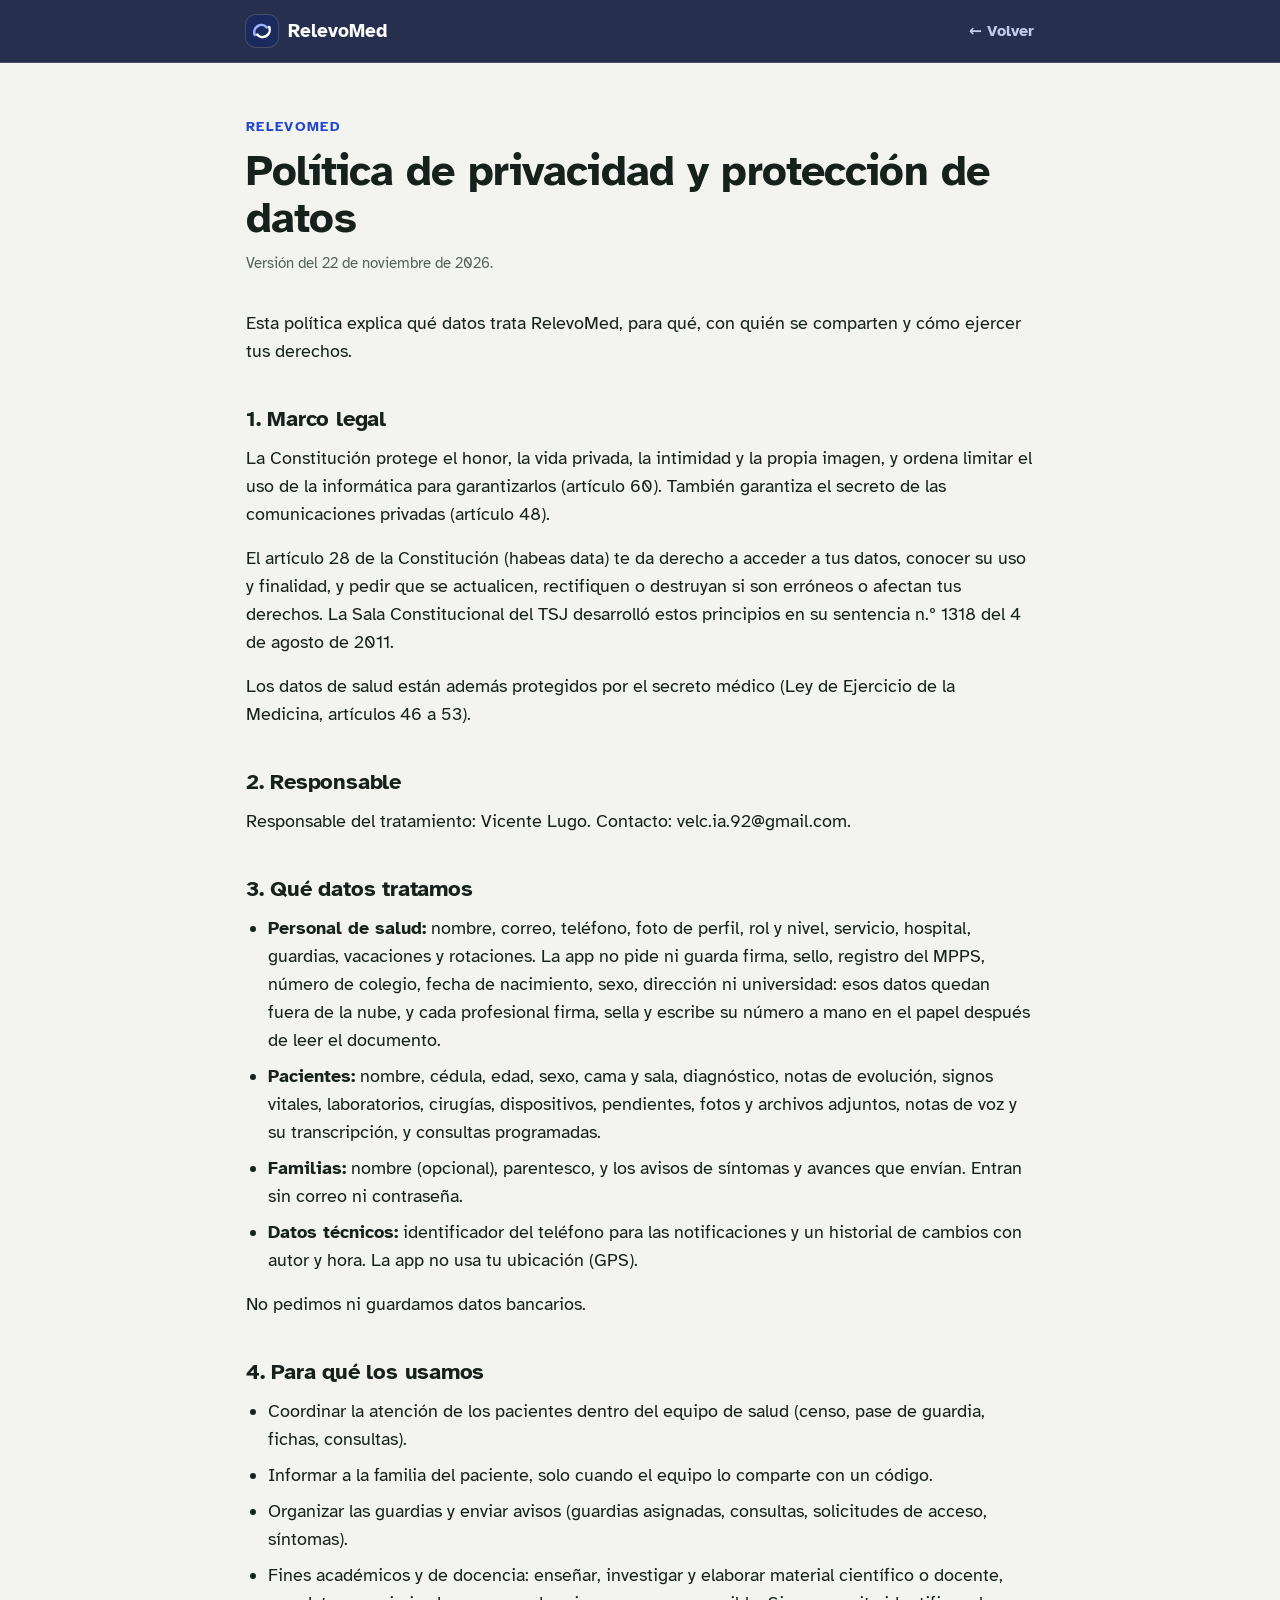
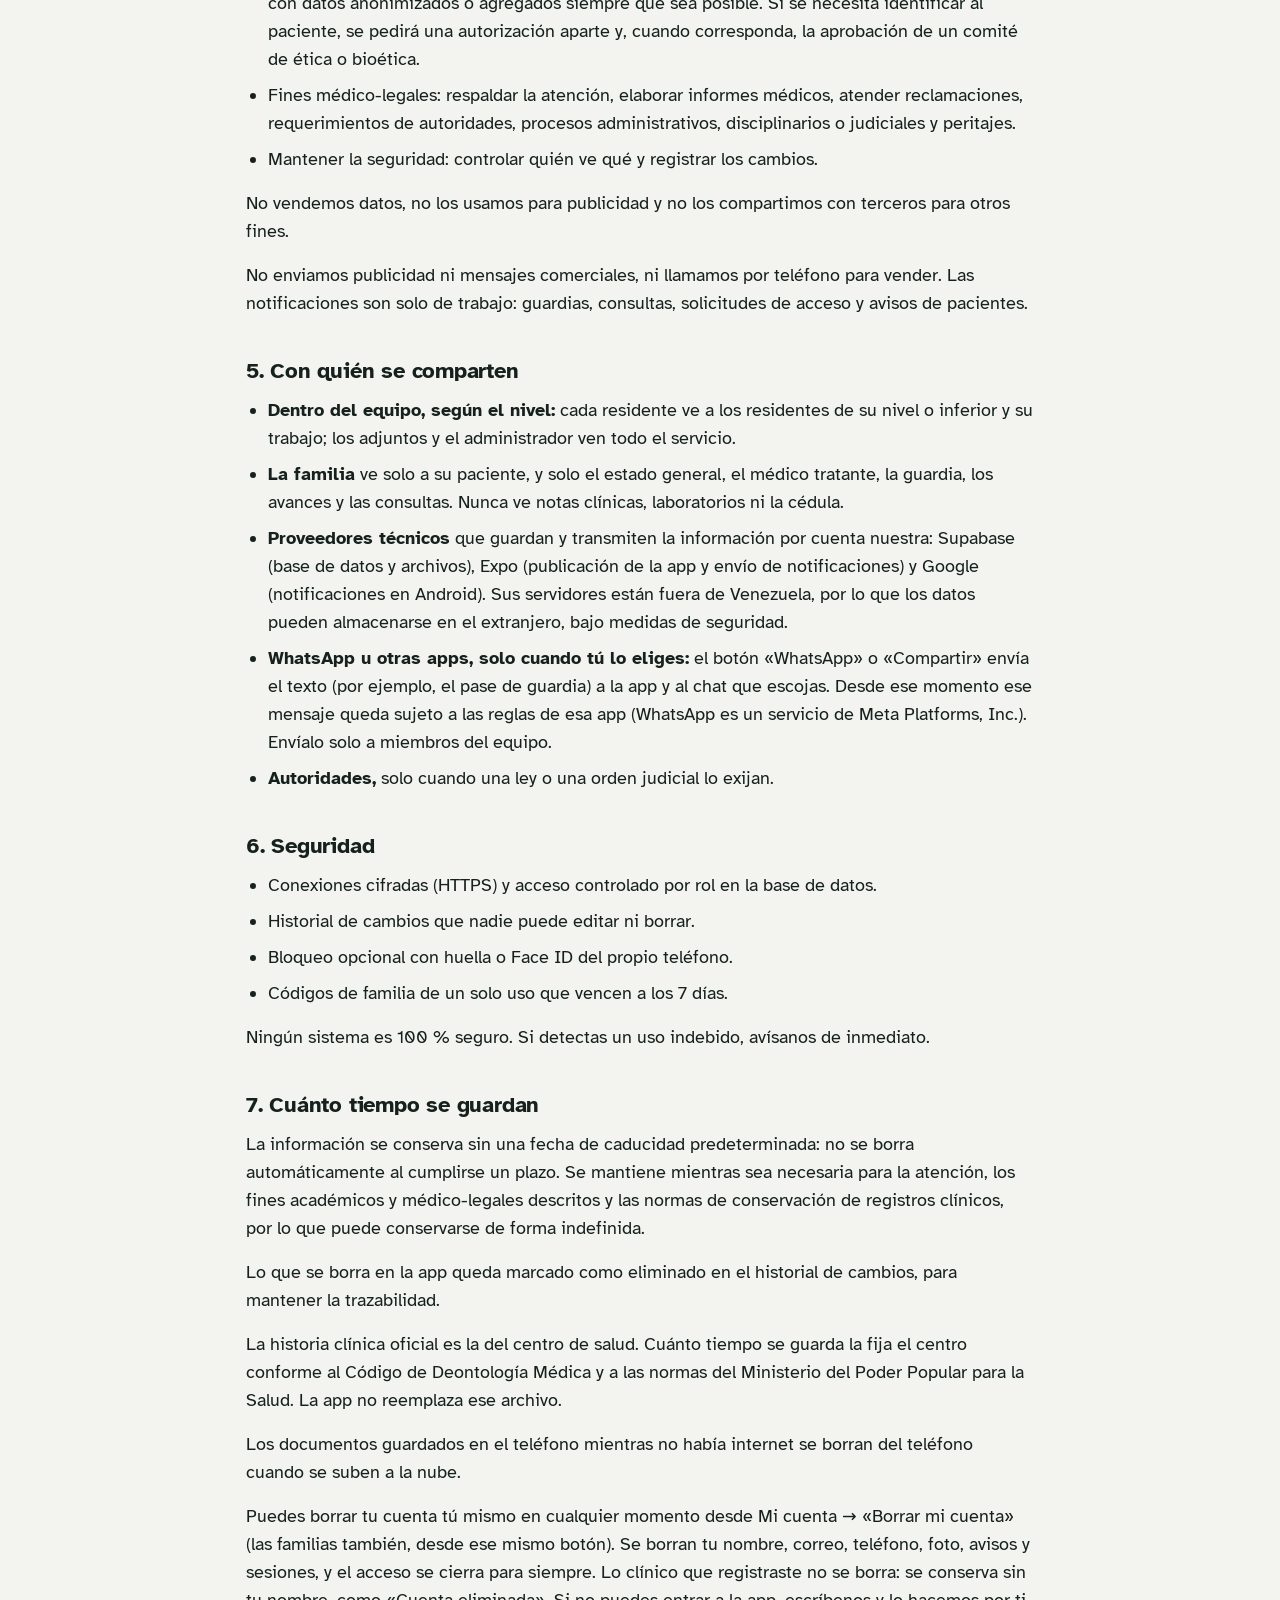
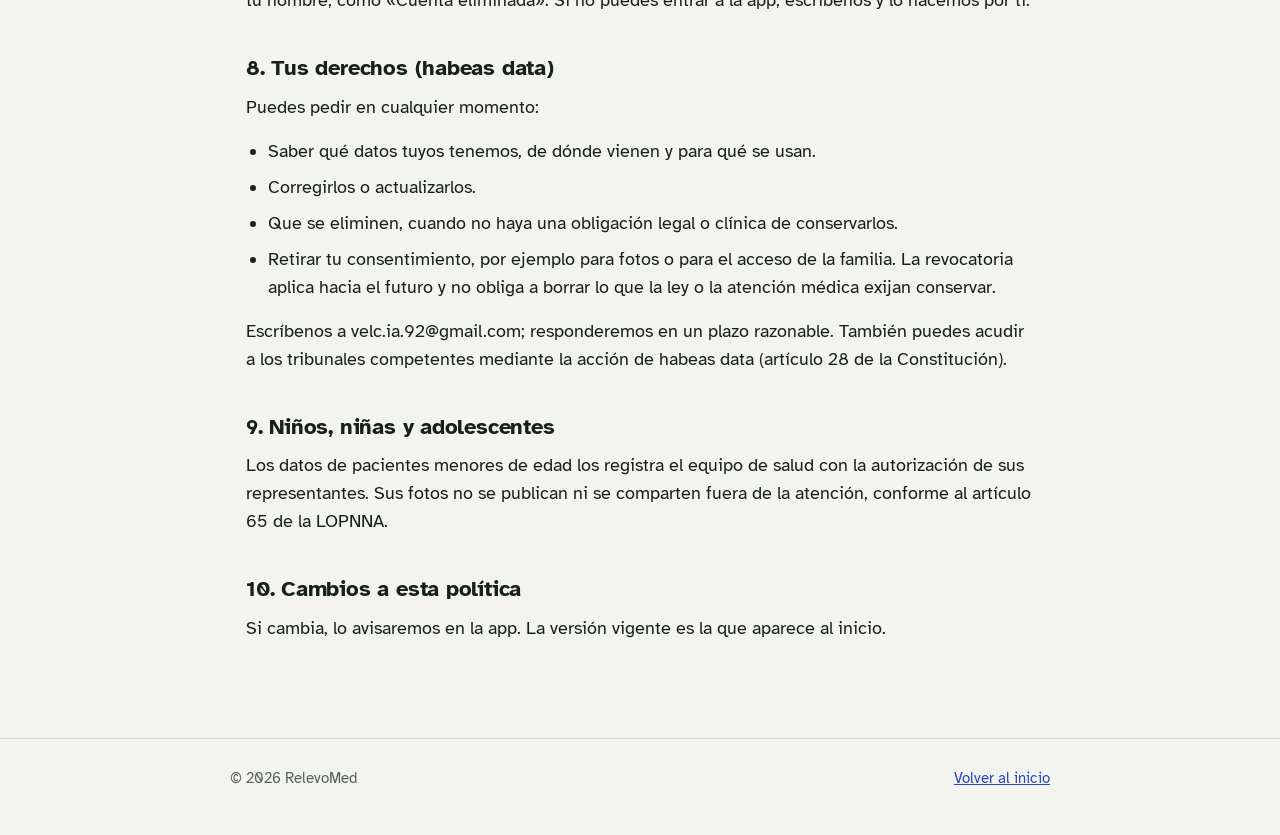
<file: privacidad.html>
<!doctype html>
<html lang="es">
<head>
<meta charset="utf-8">
<meta name="viewport" content="width=device-width, initial-scale=1">
<title>Política de privacidad · RelevoMed</title>
<meta name="description" content="Política de privacidad y protección de datos de RelevoMed: qué datos trata, para qué, con quién se comparten y cómo ejercer tus derechos.">
<meta name="robots" content="noindex">
<link rel="icon" href="data:image/svg+xml,%3Csvg xmlns='http://www.w3.org/2000/svg' viewBox='0 0 40 40'%3E%3Crect width='40' height='40' rx='11' fill='%231B2A5E'/%3E%3Cpath d='M11 25a9 9 0 0 1 15-9.5' fill='none' stroke='%239DB2FF' stroke-width='3.2' stroke-linecap='round'/%3E%3Cpath d='M29 15a9 9 0 0 1-15 9.5' fill='none' stroke='%23fff' stroke-width='3.2' stroke-linecap='round'/%3E%3C/svg%3E">
<link rel="preconnect" href="https://fonts.googleapis.com">
<link rel="preconnect" href="https://fonts.gstatic.com" crossorigin>
<link href="https://fonts.googleapis.com/css2?family=Atkinson+Hyperlegible:wght@400;700&display=swap" rel="stylesheet">
<link rel="stylesheet" href="legal.css">
</head>
<body>
<header class="sitehead">
  <div class="bar">
    <a class="logo" href="index.html" aria-label="RelevoMed, inicio">
      <svg viewBox="0 0 40 40" aria-hidden="true"><rect width="40" height="40" rx="11" fill="#1B2A5E"/><path d="M11 25a9 9 0 0 1 15-9.5" fill="none" stroke="#9DB2FF" stroke-width="3.2" stroke-linecap="round"/><path d="M29 15a9 9 0 0 1-15 9.5" fill="none" stroke="#FFFFFF" stroke-width="3.2" stroke-linecap="round"/></svg>
      RelevoMed
    </a>
    <a class="back" href="index.html">← Volver</a>
  </div>
</header>

<main class="wrap">
  <span class="kicker">RelevoMed</span>
  <h1>Política de privacidad y protección de datos</h1>
  <p class="meta">Versión del 22 de noviembre de 2026.</p>

  <p>Esta política explica qué datos trata RelevoMed, para qué, con quién se comparten y cómo ejercer tus derechos.</p>

  <h2>1. Marco legal</h2>
  <p>La Constitución protege el honor, la vida privada, la intimidad y la propia imagen, y ordena limitar el uso de la informática para garantizarlos (artículo 60). También garantiza el secreto de las comunicaciones privadas (artículo 48).</p>
  <p>El artículo 28 de la Constitución (habeas data) te da derecho a acceder a tus datos, conocer su uso y finalidad, y pedir que se actualicen, rectifiquen o destruyan si son erróneos o afectan tus derechos. La Sala Constitucional del TSJ desarrolló estos principios en su sentencia n.º 1318 del 4 de agosto de 2011.</p>
  <p>Los datos de salud están además protegidos por el secreto médico (Ley de Ejercicio de la Medicina, artículos 46 a 53).</p>

  <h2>2. Responsable</h2>
  <p>Responsable del tratamiento: Vicente Lugo. Contacto: velc.ia.92@gmail.com.</p>

  <h2>3. Qué datos tratamos</h2>
  <ul>
    <li><strong>Personal de salud:</strong> nombre, correo, teléfono, foto de perfil, rol y nivel, servicio, hospital, guardias, vacaciones y rotaciones. La app no pide ni guarda firma, sello, registro del MPPS, número de colegio, fecha de nacimiento, sexo, dirección ni universidad: esos datos quedan fuera de la nube, y cada profesional firma, sella y escribe su número a mano en el papel después de leer el documento.</li>
    <li><strong>Pacientes:</strong> nombre, cédula, edad, sexo, cama y sala, diagnóstico, notas de evolución, signos vitales, laboratorios, cirugías, dispositivos, pendientes, fotos y archivos adjuntos, notas de voz y su transcripción, y consultas programadas.</li>
    <li><strong>Familias:</strong> nombre (opcional), parentesco, y los avisos de síntomas y avances que envían. Entran sin correo ni contraseña.</li>
    <li><strong>Datos técnicos:</strong> identificador del teléfono para las notificaciones y un historial de cambios con autor y hora. La app no usa tu ubicación (GPS).</li>
  </ul>
  <p>No pedimos ni guardamos datos bancarios.</p>

  <h2>4. Para qué los usamos</h2>
  <ul>
    <li>Coordinar la atención de los pacientes dentro del equipo de salud (censo, pase de guardia, fichas, consultas).</li>
    <li>Informar a la familia del paciente, solo cuando el equipo lo comparte con un código.</li>
    <li>Organizar las guardias y enviar avisos (guardias asignadas, consultas, solicitudes de acceso, síntomas).</li>
    <li>Fines académicos y de docencia: enseñar, investigar y elaborar material científico o docente, con datos anonimizados o agregados siempre que sea posible. Si se necesita identificar al paciente, se pedirá una autorización aparte y, cuando corresponda, la aprobación de un comité de ética o bioética.</li>
    <li>Fines médico-legales: respaldar la atención, elaborar informes médicos, atender reclamaciones, requerimientos de autoridades, procesos administrativos, disciplinarios o judiciales y peritajes.</li>
    <li>Mantener la seguridad: controlar quién ve qué y registrar los cambios.</li>
  </ul>
  <p>No vendemos datos, no los usamos para publicidad y no los compartimos con terceros para otros fines.</p>
  <p>No enviamos publicidad ni mensajes comerciales, ni llamamos por teléfono para vender. Las notificaciones son solo de trabajo: guardias, consultas, solicitudes de acceso y avisos de pacientes.</p>

  <h2>5. Con quién se comparten</h2>
  <ul>
    <li><strong>Dentro del equipo, según el nivel:</strong> cada residente ve a los residentes de su nivel o inferior y su trabajo; los adjuntos y el administrador ven todo el servicio.</li>
    <li><strong>La familia</strong> ve solo a su paciente, y solo el estado general, el médico tratante, la guardia, los avances y las consultas. Nunca ve notas clínicas, laboratorios ni la cédula.</li>
    <li><strong>Proveedores técnicos</strong> que guardan y transmiten la información por cuenta nuestra: Supabase (base de datos y archivos), Expo (publicación de la app y envío de notificaciones) y Google (notificaciones en Android). Sus servidores están fuera de Venezuela, por lo que los datos pueden almacenarse en el extranjero, bajo medidas de seguridad.</li>
    <li><strong>WhatsApp u otras apps, solo cuando tú lo eliges:</strong> el botón «WhatsApp» o «Compartir» envía el texto (por ejemplo, el pase de guardia) a la app y al chat que escojas. Desde ese momento ese mensaje queda sujeto a las reglas de esa app (WhatsApp es un servicio de Meta Platforms, Inc.). Envíalo solo a miembros del equipo.</li>
    <li><strong>Autoridades,</strong> solo cuando una ley o una orden judicial lo exijan.</li>
  </ul>

  <h2>6. Seguridad</h2>
  <ul>
    <li>Conexiones cifradas (HTTPS) y acceso controlado por rol en la base de datos.</li>
    <li>Historial de cambios que nadie puede editar ni borrar.</li>
    <li>Bloqueo opcional con huella o Face ID del propio teléfono.</li>
    <li>Códigos de familia de un solo uso que vencen a los 7 días.</li>
  </ul>
  <p>Ningún sistema es 100&nbsp;% seguro. Si detectas un uso indebido, avísanos de inmediato.</p>

  <h2>7. Cuánto tiempo se guardan</h2>
  <p>La información se conserva sin una fecha de caducidad predeterminada: no se borra automáticamente al cumplirse un plazo. Se mantiene mientras sea necesaria para la atención, los fines académicos y médico-legales descritos y las normas de conservación de registros clínicos, por lo que puede conservarse de forma indefinida.</p>
  <p>Lo que se borra en la app queda marcado como eliminado en el historial de cambios, para mantener la trazabilidad.</p>
  <p>La historia clínica oficial es la del centro de salud. Cuánto tiempo se guarda la fija el centro conforme al Código de Deontología Médica y a las normas del Ministerio del Poder Popular para la Salud. La app no reemplaza ese archivo.</p>
  <p>Los documentos guardados en el teléfono mientras no había internet se borran del teléfono cuando se suben a la nube.</p>
  <p>Puedes borrar tu cuenta tú mismo en cualquier momento desde Mi cuenta → «Borrar mi cuenta» (las familias también, desde ese mismo botón). Se borran tu nombre, correo, teléfono, foto, avisos y sesiones, y el acceso se cierra para siempre. Lo clínico que registraste no se borra: se conserva sin tu nombre, como «Cuenta eliminada». Si no puedes entrar a la app, escríbenos y lo hacemos por ti.</p>

  <h2>8. Tus derechos (habeas data)</h2>
  <p>Puedes pedir en cualquier momento:</p>
  <ul>
    <li>Saber qué datos tuyos tenemos, de dónde vienen y para qué se usan.</li>
    <li>Corregirlos o actualizarlos.</li>
    <li>Que se eliminen, cuando no haya una obligación legal o clínica de conservarlos.</li>
    <li>Retirar tu consentimiento, por ejemplo para fotos o para el acceso de la familia. La revocatoria aplica hacia el futuro y no obliga a borrar lo que la ley o la atención médica exijan conservar.</li>
  </ul>
  <p>Escríbenos a velc.ia.92@gmail.com; responderemos en un plazo razonable. También puedes acudir a los tribunales competentes mediante la acción de habeas data (artículo 28 de la Constitución).</p>

  <h2>9. Niños, niñas y adolescentes</h2>
  <p>Los datos de pacientes menores de edad los registra el equipo de salud con la autorización de sus representantes. Sus fotos no se publican ni se comparten fuera de la atención, conforme al artículo 65 de la LOPNNA.</p>

  <h2>10. Cambios a esta política</h2>
  <p>Si cambia, lo avisaremos en la app. La versión vigente es la que aparece al inicio.</p>
</main>

<footer>
  <div class="bar">
    <span>© 2026 RelevoMed</span>
    <a href="index.html">Volver al inicio</a>
  </div>
</footer>
</body>
</html>
</file>
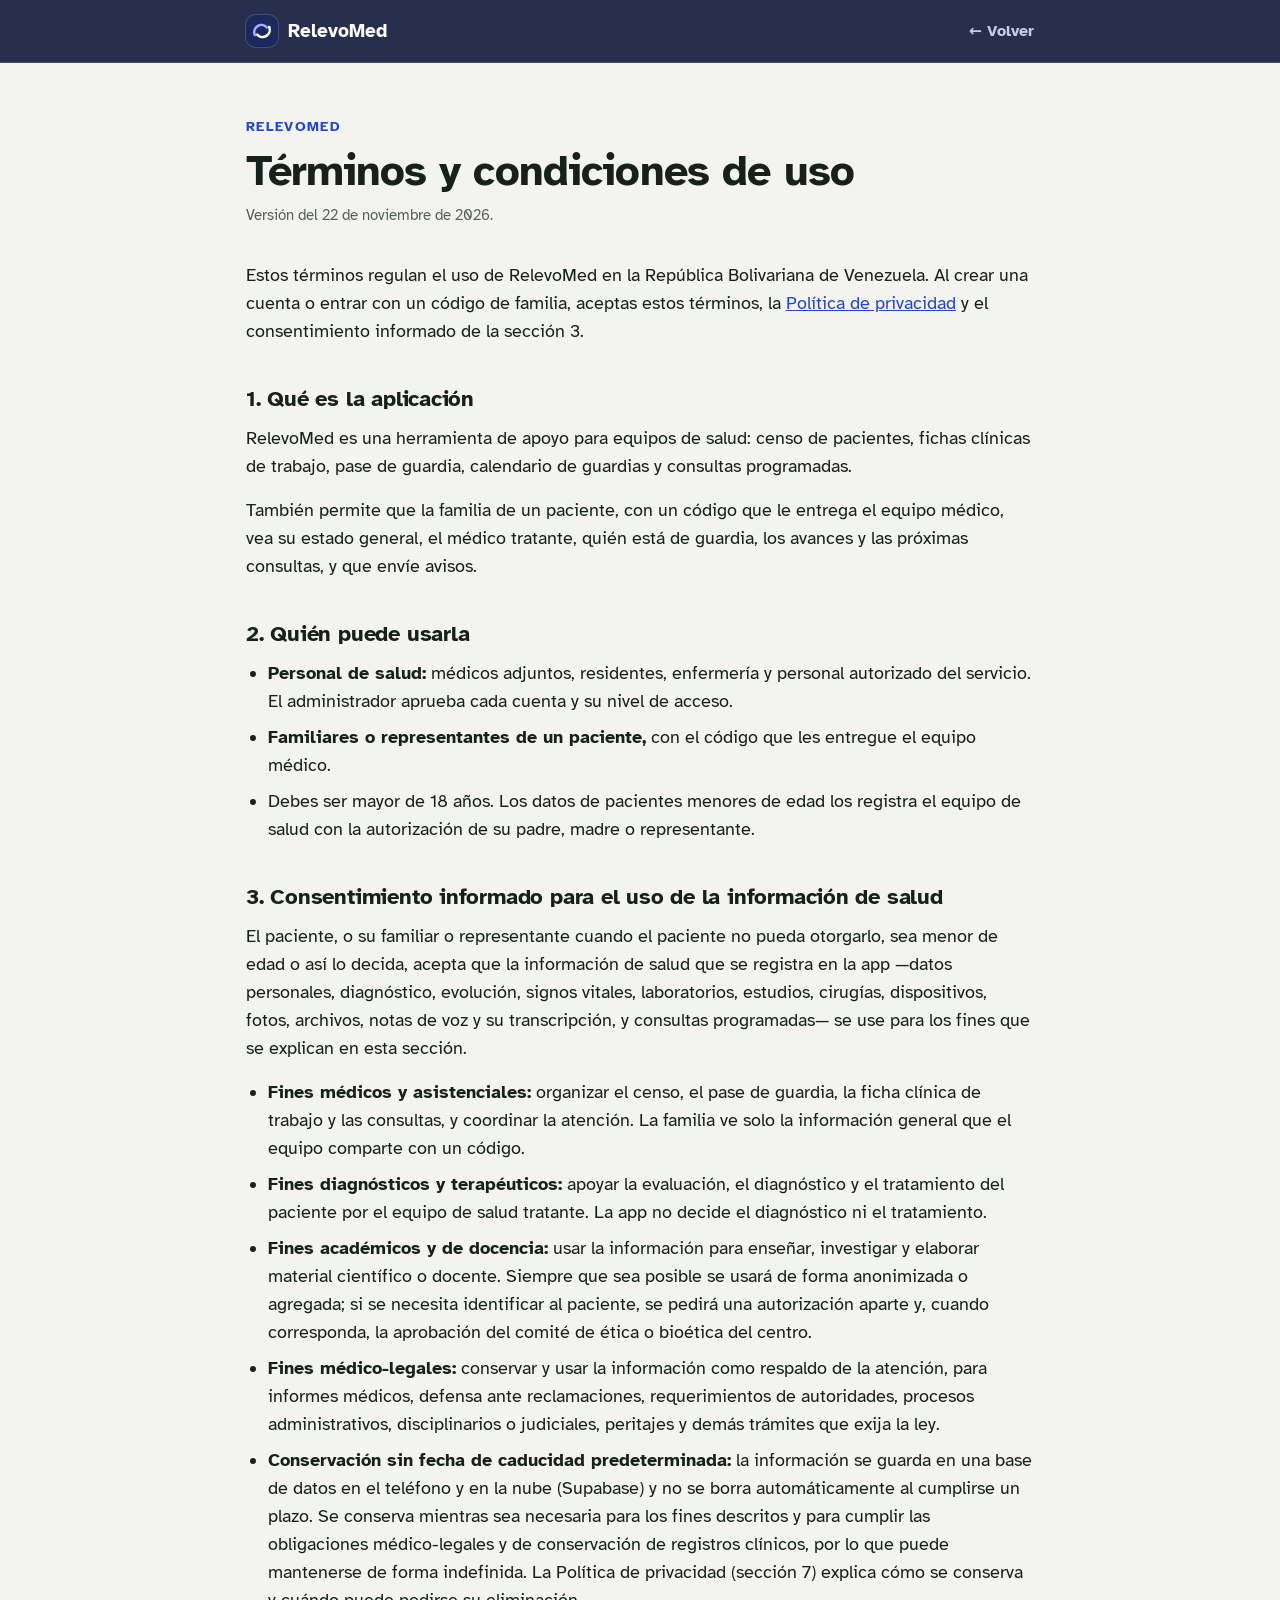
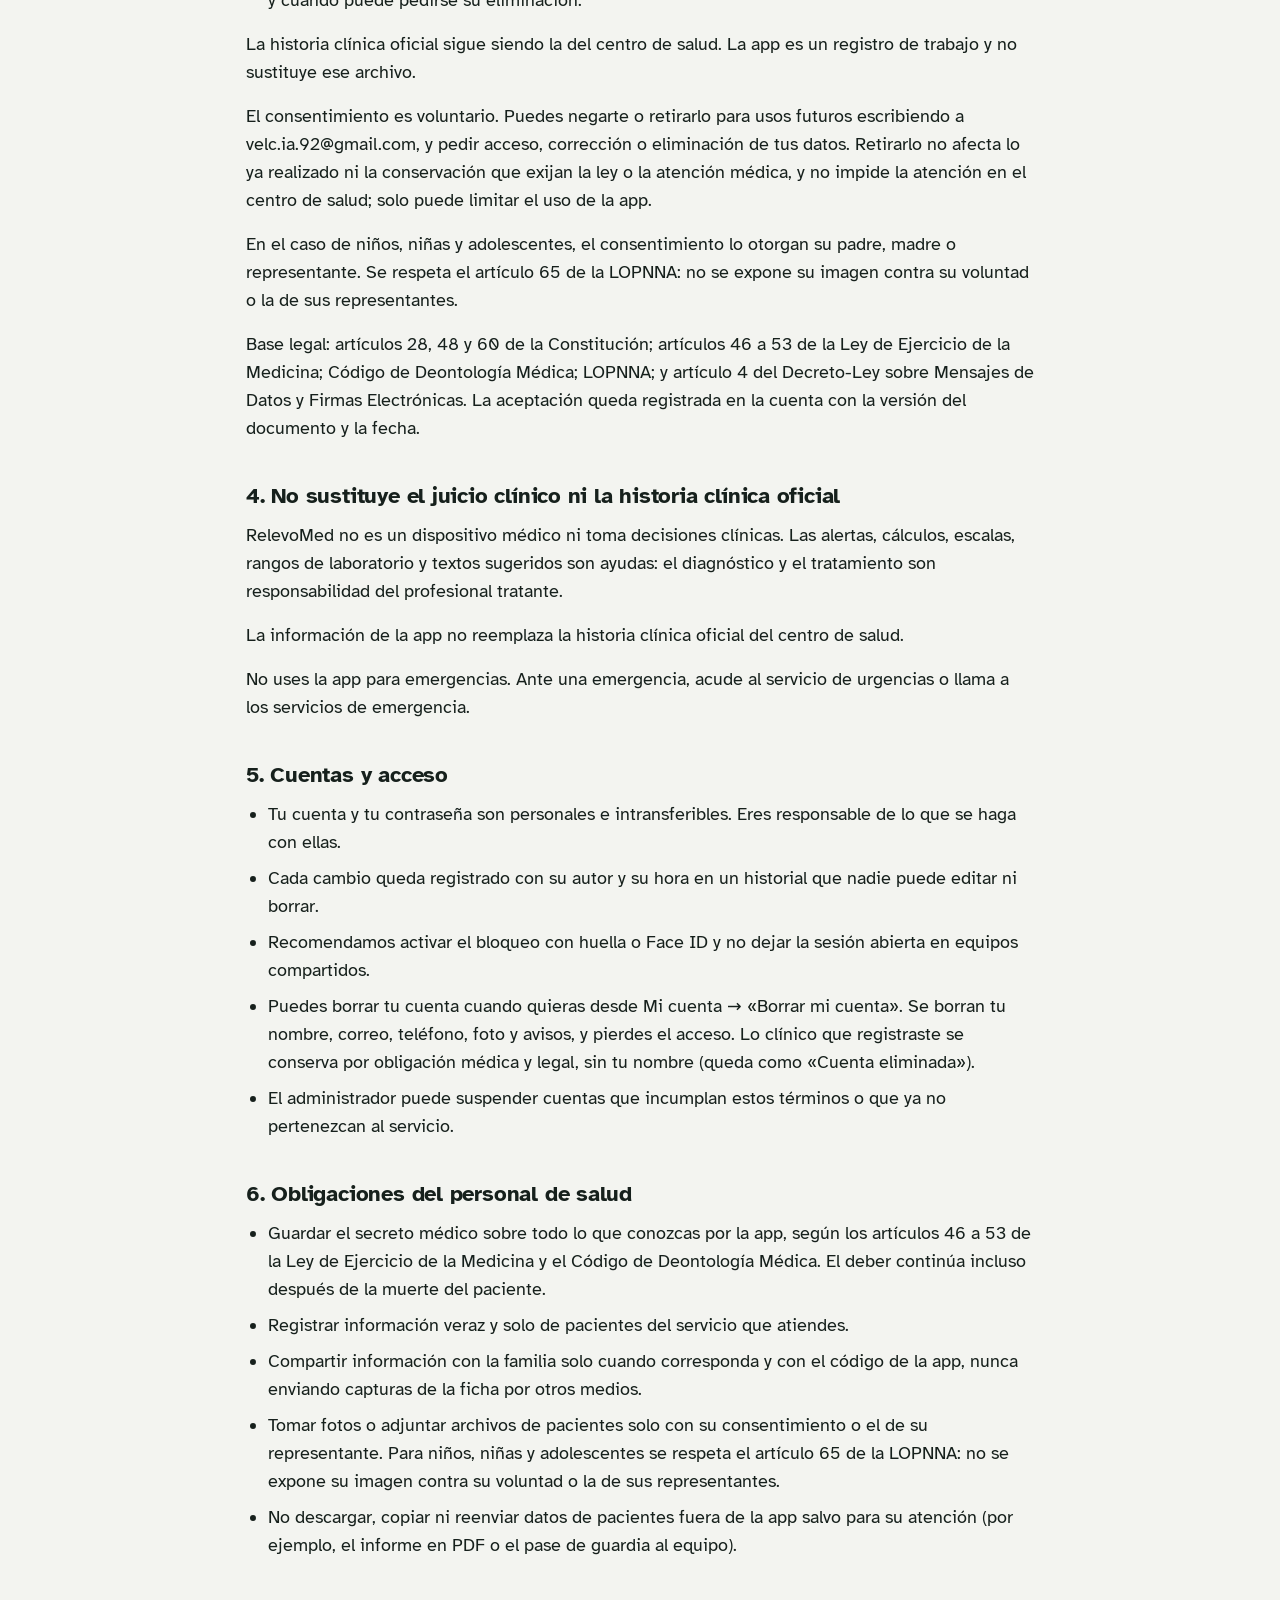
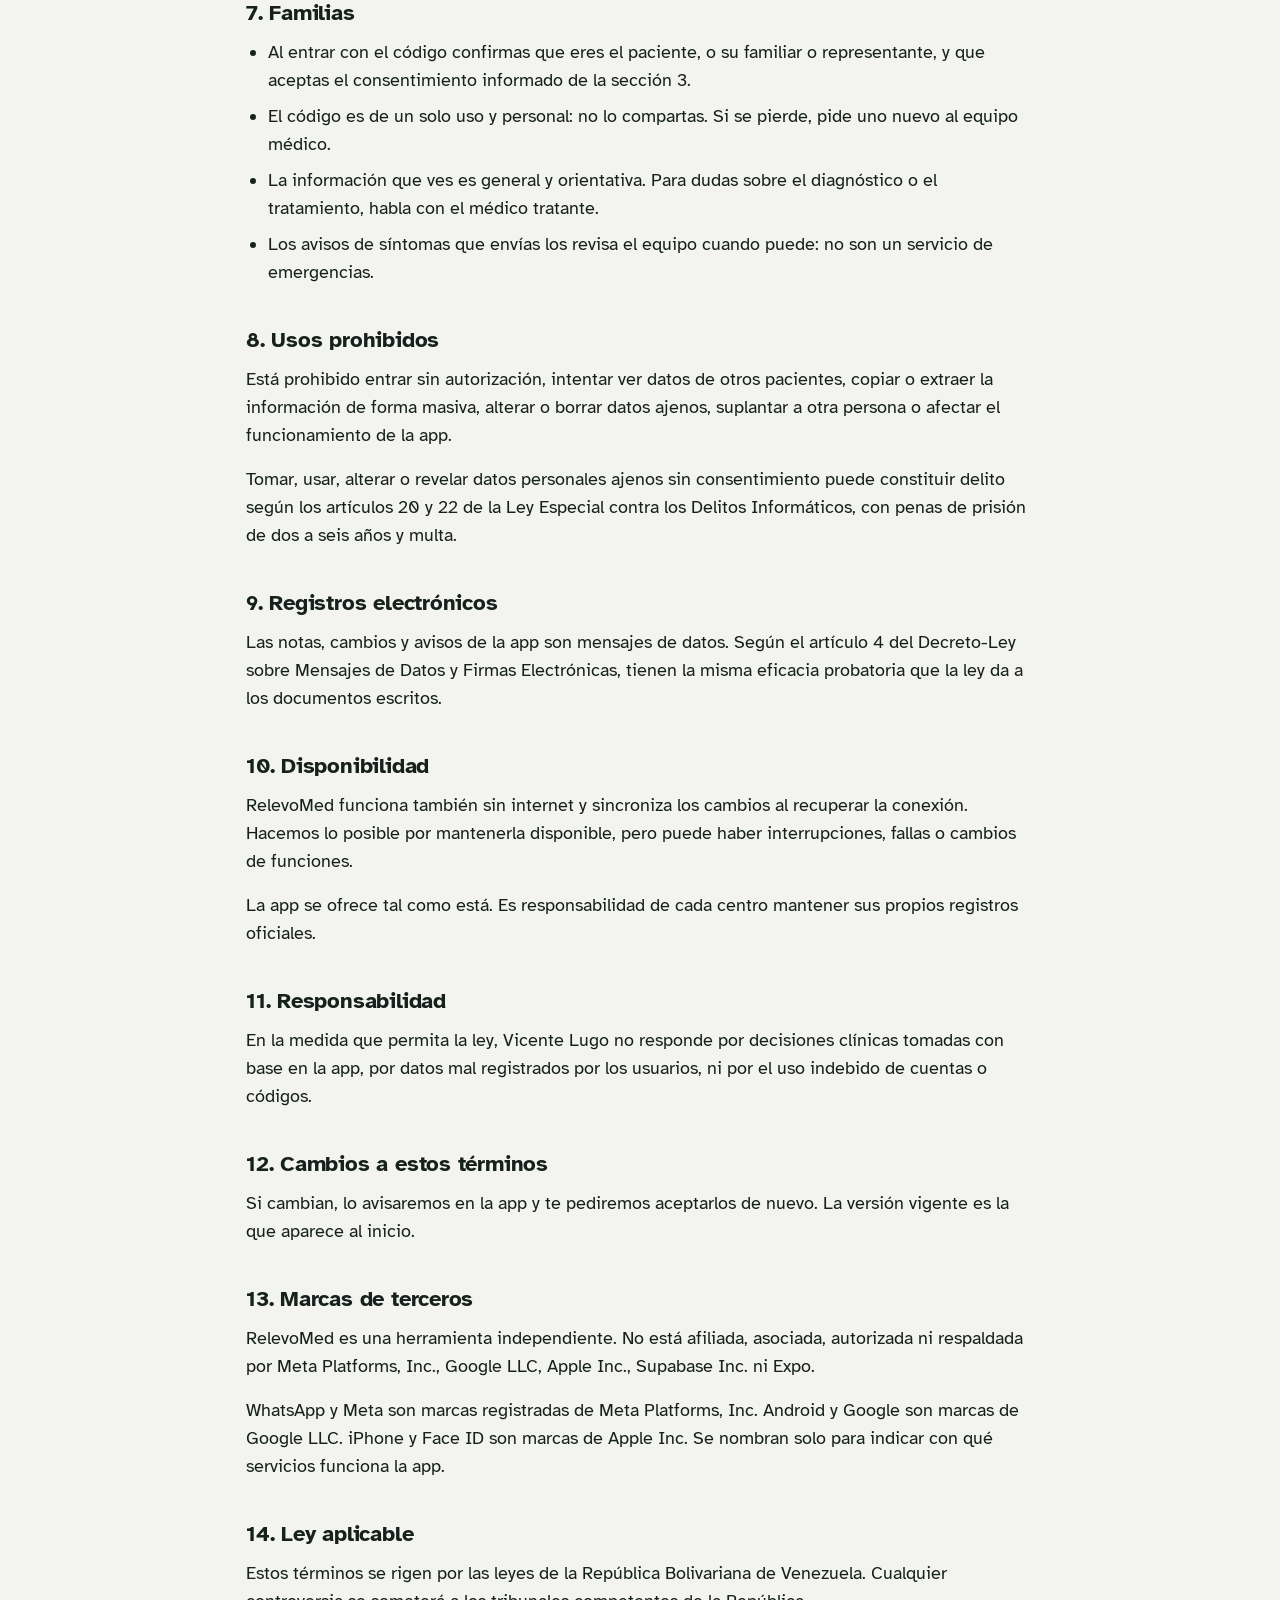
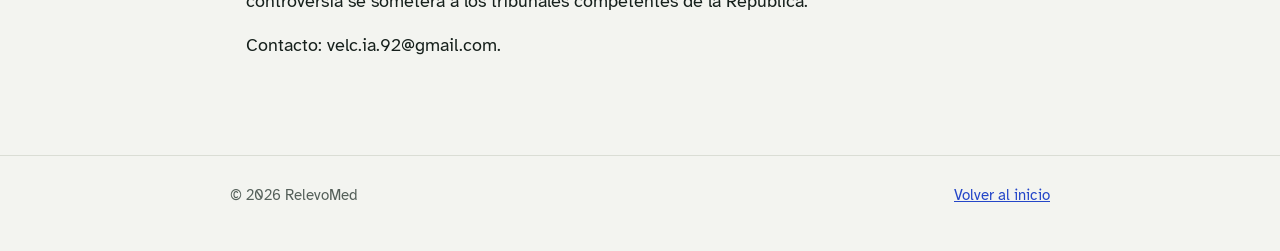
<file: terminos.html>
<!doctype html>
<html lang="es">
<head>
<meta charset="utf-8">
<meta name="viewport" content="width=device-width, initial-scale=1">
<title>Términos y condiciones · RelevoMed</title>
<meta name="description" content="Términos y condiciones de uso de RelevoMed, la herramienta de apoyo para equipos de salud.">
<meta name="robots" content="noindex">
<link rel="icon" href="data:image/svg+xml,%3Csvg xmlns='http://www.w3.org/2000/svg' viewBox='0 0 40 40'%3E%3Crect width='40' height='40' rx='11' fill='%231B2A5E'/%3E%3Cpath d='M11 25a9 9 0 0 1 15-9.5' fill='none' stroke='%239DB2FF' stroke-width='3.2' stroke-linecap='round'/%3E%3Cpath d='M29 15a9 9 0 0 1-15 9.5' fill='none' stroke='%23fff' stroke-width='3.2' stroke-linecap='round'/%3E%3C/svg%3E">
<link rel="preconnect" href="https://fonts.googleapis.com">
<link rel="preconnect" href="https://fonts.gstatic.com" crossorigin>
<link href="https://fonts.googleapis.com/css2?family=Atkinson+Hyperlegible:wght@400;700&display=swap" rel="stylesheet">
<link rel="stylesheet" href="legal.css">
</head>
<body>
<header class="sitehead">
  <div class="bar">
    <a class="logo" href="index.html" aria-label="RelevoMed, inicio">
      <svg viewBox="0 0 40 40" aria-hidden="true"><rect width="40" height="40" rx="11" fill="#1B2A5E"/><path d="M11 25a9 9 0 0 1 15-9.5" fill="none" stroke="#9DB2FF" stroke-width="3.2" stroke-linecap="round"/><path d="M29 15a9 9 0 0 1-15 9.5" fill="none" stroke="#FFFFFF" stroke-width="3.2" stroke-linecap="round"/></svg>
      RelevoMed
    </a>
    <a class="back" href="index.html">← Volver</a>
  </div>
</header>

<main class="wrap">
  <span class="kicker">RelevoMed</span>
  <h1>Términos y condiciones de uso</h1>
  <p class="meta">Versión del 22 de noviembre de 2026.</p>

  <p>Estos términos regulan el uso de RelevoMed en la República Bolivariana de Venezuela. Al crear una cuenta o entrar con un código de familia, aceptas estos términos, la <a href="privacidad.html">Política de privacidad</a> y el consentimiento informado de la sección 3.</p>

  <h2>1. Qué es la aplicación</h2>
  <p>RelevoMed es una herramienta de apoyo para equipos de salud: censo de pacientes, fichas clínicas de trabajo, pase de guardia, calendario de guardias y consultas programadas.</p>
  <p>También permite que la familia de un paciente, con un código que le entrega el equipo médico, vea su estado general, el médico tratante, quién está de guardia, los avances y las próximas consultas, y que envíe avisos.</p>

  <h2>2. Quién puede usarla</h2>
  <ul>
    <li><strong>Personal de salud:</strong> médicos adjuntos, residentes, enfermería y personal autorizado del servicio. El administrador aprueba cada cuenta y su nivel de acceso.</li>
    <li><strong>Familiares o representantes de un paciente,</strong> con el código que les entregue el equipo médico.</li>
    <li>Debes ser mayor de 18 años. Los datos de pacientes menores de edad los registra el equipo de salud con la autorización de su padre, madre o representante.</li>
  </ul>

  <h2>3. Consentimiento informado para el uso de la información de salud</h2>
  <p>El paciente, o su familiar o representante cuando el paciente no pueda otorgarlo, sea menor de edad o así lo decida, acepta que la información de salud que se registra en la app —datos personales, diagnóstico, evolución, signos vitales, laboratorios, estudios, cirugías, dispositivos, fotos, archivos, notas de voz y su transcripción, y consultas programadas— se use para los fines que se explican en esta sección.</p>
  <ul>
    <li><strong>Fines médicos y asistenciales:</strong> organizar el censo, el pase de guardia, la ficha clínica de trabajo y las consultas, y coordinar la atención. La familia ve solo la información general que el equipo comparte con un código.</li>
    <li><strong>Fines diagnósticos y terapéuticos:</strong> apoyar la evaluación, el diagnóstico y el tratamiento del paciente por el equipo de salud tratante. La app no decide el diagnóstico ni el tratamiento.</li>
    <li><strong>Fines académicos y de docencia:</strong> usar la información para enseñar, investigar y elaborar material científico o docente. Siempre que sea posible se usará de forma anonimizada o agregada; si se necesita identificar al paciente, se pedirá una autorización aparte y, cuando corresponda, la aprobación del comité de ética o bioética del centro.</li>
    <li><strong>Fines médico-legales:</strong> conservar y usar la información como respaldo de la atención, para informes médicos, defensa ante reclamaciones, requerimientos de autoridades, procesos administrativos, disciplinarios o judiciales, peritajes y demás trámites que exija la ley.</li>
    <li><strong>Conservación sin fecha de caducidad predeterminada:</strong> la información se guarda en una base de datos en el teléfono y en la nube (Supabase) y no se borra automáticamente al cumplirse un plazo. Se conserva mientras sea necesaria para los fines descritos y para cumplir las obligaciones médico-legales y de conservación de registros clínicos, por lo que puede mantenerse de forma indefinida. La Política de privacidad (sección 7) explica cómo se conserva y cuándo puede pedirse su eliminación.</li>
  </ul>
  <p>La historia clínica oficial sigue siendo la del centro de salud. La app es un registro de trabajo y no sustituye ese archivo.</p>
  <p>El consentimiento es voluntario. Puedes negarte o retirarlo para usos futuros escribiendo a velc.ia.92@gmail.com, y pedir acceso, corrección o eliminación de tus datos. Retirarlo no afecta lo ya realizado ni la conservación que exijan la ley o la atención médica, y no impide la atención en el centro de salud; solo puede limitar el uso de la app.</p>
  <p>En el caso de niños, niñas y adolescentes, el consentimiento lo otorgan su padre, madre o representante. Se respeta el artículo 65 de la LOPNNA: no se expone su imagen contra su voluntad o la de sus representantes.</p>
  <p>Base legal: artículos 28, 48 y 60 de la Constitución; artículos 46 a 53 de la Ley de Ejercicio de la Medicina; Código de Deontología Médica; LOPNNA; y artículo 4 del Decreto-Ley sobre Mensajes de Datos y Firmas Electrónicas. La aceptación queda registrada en la cuenta con la versión del documento y la fecha.</p>

  <h2>4. No sustituye el juicio clínico ni la historia clínica oficial</h2>
  <p>RelevoMed no es un dispositivo médico ni toma decisiones clínicas. Las alertas, cálculos, escalas, rangos de laboratorio y textos sugeridos son ayudas: el diagnóstico y el tratamiento son responsabilidad del profesional tratante.</p>
  <p>La información de la app no reemplaza la historia clínica oficial del centro de salud.</p>
  <p>No uses la app para emergencias. Ante una emergencia, acude al servicio de urgencias o llama a los servicios de emergencia.</p>

  <h2>5. Cuentas y acceso</h2>
  <ul>
    <li>Tu cuenta y tu contraseña son personales e intransferibles. Eres responsable de lo que se haga con ellas.</li>
    <li>Cada cambio queda registrado con su autor y su hora en un historial que nadie puede editar ni borrar.</li>
    <li>Recomendamos activar el bloqueo con huella o Face ID y no dejar la sesión abierta en equipos compartidos.</li>
    <li>Puedes borrar tu cuenta cuando quieras desde Mi cuenta → «Borrar mi cuenta». Se borran tu nombre, correo, teléfono, foto y avisos, y pierdes el acceso. Lo clínico que registraste se conserva por obligación médica y legal, sin tu nombre (queda como «Cuenta eliminada»).</li>
    <li>El administrador puede suspender cuentas que incumplan estos términos o que ya no pertenezcan al servicio.</li>
  </ul>

  <h2>6. Obligaciones del personal de salud</h2>
  <ul>
    <li>Guardar el secreto médico sobre todo lo que conozcas por la app, según los artículos 46 a 53 de la Ley de Ejercicio de la Medicina y el Código de Deontología Médica. El deber continúa incluso después de la muerte del paciente.</li>
    <li>Registrar información veraz y solo de pacientes del servicio que atiendes.</li>
    <li>Compartir información con la familia solo cuando corresponda y con el código de la app, nunca enviando capturas de la ficha por otros medios.</li>
    <li>Tomar fotos o adjuntar archivos de pacientes solo con su consentimiento o el de su representante. Para niños, niñas y adolescentes se respeta el artículo 65 de la LOPNNA: no se expone su imagen contra su voluntad o la de sus representantes.</li>
    <li>No descargar, copiar ni reenviar datos de pacientes fuera de la app salvo para su atención (por ejemplo, el informe en PDF o el pase de guardia al equipo).</li>
  </ul>

  <h2>7. Familias</h2>
  <ul>
    <li>Al entrar con el código confirmas que eres el paciente, o su familiar o representante, y que aceptas el consentimiento informado de la sección 3.</li>
    <li>El código es de un solo uso y personal: no lo compartas. Si se pierde, pide uno nuevo al equipo médico.</li>
    <li>La información que ves es general y orientativa. Para dudas sobre el diagnóstico o el tratamiento, habla con el médico tratante.</li>
    <li>Los avisos de síntomas que envías los revisa el equipo cuando puede: no son un servicio de emergencias.</li>
  </ul>

  <h2>8. Usos prohibidos</h2>
  <p>Está prohibido entrar sin autorización, intentar ver datos de otros pacientes, copiar o extraer la información de forma masiva, alterar o borrar datos ajenos, suplantar a otra persona o afectar el funcionamiento de la app.</p>
  <p>Tomar, usar, alterar o revelar datos personales ajenos sin consentimiento puede constituir delito según los artículos 20 y 22 de la Ley Especial contra los Delitos Informáticos, con penas de prisión de dos a seis años y multa.</p>

  <h2>9. Registros electrónicos</h2>
  <p>Las notas, cambios y avisos de la app son mensajes de datos. Según el artículo 4 del Decreto-Ley sobre Mensajes de Datos y Firmas Electrónicas, tienen la misma eficacia probatoria que la ley da a los documentos escritos.</p>

  <h2>10. Disponibilidad</h2>
  <p>RelevoMed funciona también sin internet y sincroniza los cambios al recuperar la conexión. Hacemos lo posible por mantenerla disponible, pero puede haber interrupciones, fallas o cambios de funciones.</p>
  <p>La app se ofrece tal como está. Es responsabilidad de cada centro mantener sus propios registros oficiales.</p>

  <h2>11. Responsabilidad</h2>
  <p>En la medida que permita la ley, Vicente Lugo no responde por decisiones clínicas tomadas con base en la app, por datos mal registrados por los usuarios, ni por el uso indebido de cuentas o códigos.</p>

  <h2>12. Cambios a estos términos</h2>
  <p>Si cambian, lo avisaremos en la app y te pediremos aceptarlos de nuevo. La versión vigente es la que aparece al inicio.</p>

  <h2>13. Marcas de terceros</h2>
  <p>RelevoMed es una herramienta independiente. No está afiliada, asociada, autorizada ni respaldada por Meta Platforms, Inc., Google LLC, Apple Inc., Supabase Inc. ni Expo.</p>
  <p>WhatsApp y Meta son marcas registradas de Meta Platforms, Inc. Android y Google son marcas de Google LLC. iPhone y Face ID son marcas de Apple Inc. Se nombran solo para indicar con qué servicios funciona la app.</p>

  <h2>14. Ley aplicable</h2>
  <p>Estos términos se rigen por las leyes de la República Bolivariana de Venezuela. Cualquier controversia se someterá a los tribunales competentes de la República.</p>
  <p>Contacto: velc.ia.92@gmail.com.</p>
</main>

<footer>
  <div class="bar">
    <span>© 2026 RelevoMed</span>
    <a href="index.html">Volver al inicio</a>
  </div>
</footer>
</body>
</html>
</file>
<file: legal.css>
/* Estilos de las páginas legales de RelevoMed (Privacidad y Términos). */
:root {
  --bg: #F3F4F0; --bg-alt: #ECEEE8; --card: #FFFFFF; --text: #16201C; --muted: #55605A; --border: #DADDD5;
  --accent: #2446C8; --accent-bg: #E6EBFB;
  --ink: #111A3D; --ink-2: #1B2A5E; --on-ink: #FFFFFF; --on-ink-muted: #C3CBEA; --ink-line: rgba(255,255,255,.14);
}
@media (prefers-color-scheme: dark) {
  :root {
    --bg: #0A0D16; --bg-alt: #0E1220; --card: #121725; --text: #E9ECF5; --muted: #A0A8BE; --border: #232A3D;
    --accent: #9DB2FF; --accent-bg: #1A2350; --ink: #070A14; --ink-2: #141C3A; --on-ink-muted: #A0A8BE;
  }
}
* { box-sizing: border-box; }
html { scroll-behavior: smooth; }
body {
  margin: 0; background: var(--bg); color: var(--text);
  font-family: "Atkinson Hyperlegible", system-ui, -apple-system, "Segoe UI", sans-serif;
  font-size: 17.5px; line-height: 1.6; -webkit-font-smoothing: antialiased;
}
a { color: var(--accent); }
:focus-visible { outline: 3px solid var(--accent); outline-offset: 3px; border-radius: 8px; }

/* Encabezado */
.sitehead { position: sticky; top: 0; z-index: 10; background: color-mix(in srgb, var(--ink) 90%, transparent); -webkit-backdrop-filter: blur(10px); backdrop-filter: blur(10px); border-bottom: 1px solid var(--ink-line); }
.sitehead .bar { max-width: 820px; margin: 0 auto; padding: 0 16px; min-height: 62px; display: flex; align-items: center; justify-content: space-between; gap: 12px; }
.logo { display: inline-flex; align-items: center; gap: 10px; min-height: 44px; font-weight: 700; font-size: 1.2rem; color: var(--on-ink); text-decoration: none; }
.logo svg { width: 32px; height: 32px; flex: none; border-radius: 10px; box-shadow: 0 0 0 1px var(--ink-line); }
.back { color: var(--on-ink-muted); text-decoration: none; font-weight: 700; font-size: 15.5px; display: inline-flex; align-items: center; min-height: 44px; gap: 6px; }
.back:hover { color: #fff; }

/* Contenido */
.wrap { max-width: 820px; margin: 0 auto; padding: 48px 16px 80px; }
.kicker { display: inline-block; font-size: 13.5px; font-weight: 700; letter-spacing: .1em; text-transform: uppercase; color: var(--accent); margin-bottom: 10px; }
h1 { font-size: clamp(1.9rem, 5vw, 2.7rem); line-height: 1.1; letter-spacing: -.02em; margin: 0 0 8px; }
.meta { color: var(--muted); font-size: 15px; margin: 0 0 34px; }
h2 { font-size: 1.35rem; line-height: 1.25; letter-spacing: -.01em; margin: 40px 0 12px; }
p { margin: 0 0 16px; }
ul { margin: 0 0 16px; padding-left: 22px; }
li { margin-bottom: 8px; }
li > ul { margin-top: 8px; }
.card { background: var(--card); border: 1px solid var(--border); border-radius: 16px; padding: 22px; margin-bottom: 18px; }
.card p:last-child, .card ul:last-child { margin-bottom: 0; }
.aviso { background: var(--accent-bg); border: 1px solid var(--border); border-radius: 16px; padding: 18px 20px; font-size: 16px; }
.aviso a { color: var(--accent); }

/* Pie */
footer { border-top: 1px solid var(--border); padding: 28px 16px 44px; font-size: 14.5px; color: var(--muted); }
footer .bar { max-width: 820px; margin: 0 auto; display: flex; flex-wrap: wrap; gap: 8px 16px; justify-content: space-between; align-items: center; }
footer a { color: var(--accent); }
@media (max-width: 600px) { body { font-size: 16.5px; } .wrap { padding-top: 32px; } }
</file>
